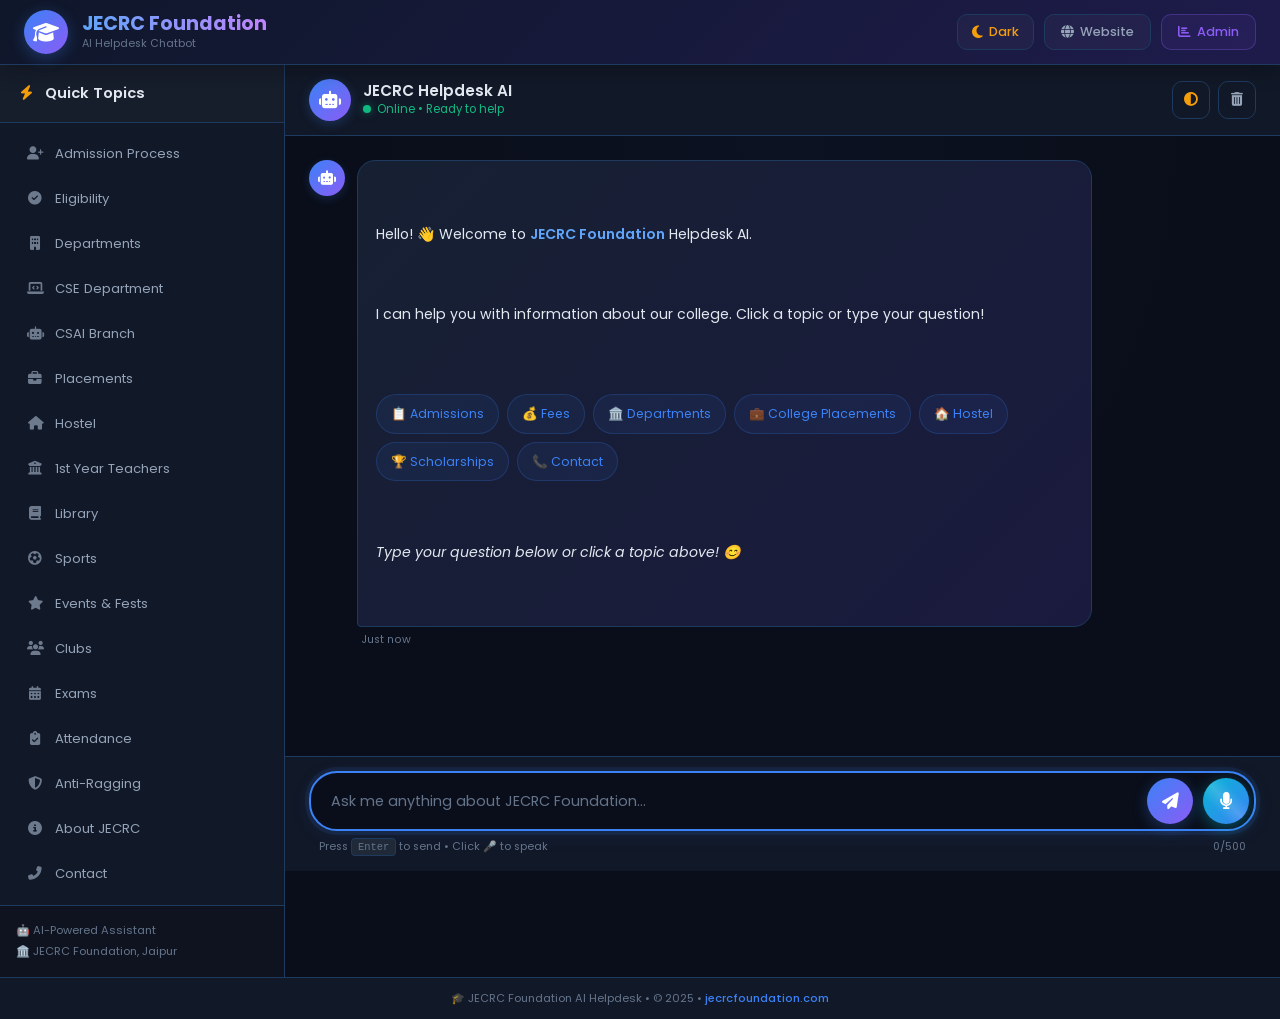
<file: templates/index.html>
<!DOCTYPE html>
<html lang="en">
<head>
    <meta charset="UTF-8">
    <meta name="viewport" content="width=device-width, initial-scale=1.0">
    <meta name="theme-color" content="#0a0e1a">
    <meta name="apple-mobile-web-app-capable" content="yes">
    <meta name="description" content="JECRC Foundation AI Helpdesk - Ask about admissions, fees, placements, hostel and more!">
    <title>JECRC Foundation - AI Helpdesk Chatbot</title>
    <link href="https://fonts.googleapis.com/css2?family=Poppins:wght@300;400;500;600;700&display=swap" rel="stylesheet">
    <link rel="stylesheet" href="https://cdnjs.cloudflare.com/ajax/libs/font-awesome/6.5.1/css/all.min.css">

    <style>
        /* ══════════════════════════════════════
           COMPLETE CSS - JECRC AI CHATBOT
           🔧 UPDATED: Mic Button + Visible Scrollbar + Light/Dark Theme
           ══════════════════════════════════════ */
        /* ══════ CSS VARIABLES ══════ */
        :root {
            --bg-primary: #0a0e1a;
            --bg-secondary: #111827;
            --bg-tertiary: #1f2937;
            --bg-card: #162032;
            --text-primary: #e2e8f0;
            --text-secondary: #94a3b8;
            --text-muted: #64748b;
            --accent-blue: #3b82f6;
            --accent-purple: #8b5cf6;
            --accent-green: #10b981;
            --accent-red: #ef4444;
            --accent-yellow: #f59e0b;
            --accent-cyan: #06b6d4;
            --border-color: #1e3a5f;
            --gradient-primary: linear-gradient(135deg, #3b82f6, #8b5cf6);
            --gradient-header: linear-gradient(135deg, #0f172a 0%, #1e1b4b 100%);
            --gradient-bot: linear-gradient(135deg, #162032, #1a1a3e);
            --shadow-lg: 0 10px 40px rgba(0, 0, 0, 0.4);
            --scrollbar-width: 10px;
            --scrollbar-track: #1a2236;
            --scrollbar-thumb: linear-gradient(180deg, #3b82f6, #8b5cf6);
            --scrollbar-thumb-hover: linear-gradient(180deg, #60a5fa, #a78bfa);
            --scrollbar-thumb-active: linear-gradient(180deg, #2563eb, #7c3aed);
        }

        /* ══════ LIGHT THEME ══════ */
        [data-theme="light"] {
            --bg-primary: #f0f4f8;
            --bg-secondary: #ffffff;
            --bg-tertiary: #e2e8f0;
            --bg-card: #ffffff;
            --text-primary: #1e293b;
            --text-secondary: #475569;
            --text-muted: #94a3b8;
            --accent-blue: #2563eb;
            --accent-purple: #7c3aed;
            --accent-green: #059669;
            --accent-red: #dc2626;
            --accent-yellow: #d97706;
            --accent-cyan: #0891b2;
            --border-color: #cbd5e1;
            --gradient-primary: linear-gradient(135deg, #2563eb, #7c3aed);
            --gradient-header: linear-gradient(135deg, #1e293b 0%, #312e81 100%);
            --gradient-bot: linear-gradient(135deg, #f1f5f9, #eef2ff);
            --shadow-lg: 0 10px 40px rgba(0, 0, 0, 0.08);
            --scrollbar-track: #e2e8f0;
            --scrollbar-thumb: linear-gradient(180deg, #2563eb, #7c3aed);
            --scrollbar-thumb-hover: linear-gradient(180deg, #3b82f6, #8b5cf6);
        }

        [data-theme="light"] .header {
            background: linear-gradient(135deg, #1e293b 0%, #312e81 100%) !important;
        }

        [data-theme="light"] .bot-message .msg-bubble {
            background: linear-gradient(135deg, #f1f5f9, #eef2ff) !important;
            border-color: #cbd5e1 !important;
            color: #1e293b !important;
        }

        [data-theme="light"] .bot-message .msg-bubble strong {
            color: #2563eb !important;
        }

        [data-theme="light"] .user-message .msg-bubble {
            background: var(--gradient-primary) !important;
            color: white !important;
        }

        [data-theme="light"] .user-message .msg-bubble strong {
            color: #dbeafe !important;
        }

        [data-theme="light"] .chat-messages {
            background: radial-gradient(ellipse at top, rgba(37, 99, 235, 0.03) 0%, transparent 60%) !important;
        }

        [data-theme="light"] .input-wrapper {
            background: #ffffff !important;
            border-color: #cbd5e1 !important;
        }

        [data-theme="light"] .input-wrapper:focus-within {
            border-color: #2563eb !important;
            box-shadow: 0 0 0 4px rgba(37, 99, 235, 0.1) !important;
        }

        [data-theme="light"] .input-wrapper input {
            color: #1e293b !important;
        }

        [data-theme="light"] .input-wrapper input::placeholder {
            color: #94a3b8 !important;
        }

        [data-theme="light"] .topic-btn {
            color: #475569 !important;
        }

        [data-theme="light"] .topic-btn:hover {
            background: rgba(37, 99, 235, 0.08) !important;
            color: #2563eb !important;
        }

        [data-theme="light"] .typing-content {
            background: linear-gradient(135deg, #f1f5f9, #eef2ff) !important;
            border-color: #cbd5e1 !important;
        }

        [data-theme="light"] .welcome-chip {
            background: rgba(37, 99, 235, 0.08) !important;
            border-color: rgba(37, 99, 235, 0.2) !important;
            color: #2563eb !important;
        }

        [data-theme="light"] .welcome-chip:hover {
            background: rgba(37, 99, 235, 0.15) !important;
        }

        [data-theme="light"] .footer {
            background: #ffffff !important;
            border-color: #cbd5e1 !important;
        }

        [data-theme="light"] .footer p {
            color: #64748b !important;
        }

        [data-theme="light"] .sidebar-footer {
            background: rgba(0,0,0,0.03) !important;
        }

        [data-theme="light"] .fb-btn {
            border-color: #cbd5e1 !important;
            color: #94a3b8 !important;
        }

        [data-theme="light"] .fb-btn:hover {
            border-color: #2563eb !important;
            color: #2563eb !important;
        }

        [data-theme="light"] .msg-debug {
            color: #94a3b8 !important;
        }

        [data-theme="light"] .header-action-btn {
            border-color: #cbd5e1 !important;
            color: #475569 !important;
        }

        [data-theme="light"] .format-choice-btns .format-btn {
            box-shadow: 0 4px 15px rgba(0, 0, 0, 0.1) !important;
        }

        /* Smooth transition for theme change */
        body, .header, .sidebar, .chat-area, .chat-header, .chat-messages,
        .chat-input-area, .footer, .msg-bubble, .input-wrapper,
        .topic-btn, .stat-card, .welcome-chip, .typing-content {
            transition: background-color 0.3s ease, color 0.3s ease,
                        border-color 0.3s ease, box-shadow 0.3s ease;
        }

        /* Theme toggle button */
        .theme-btn {
            display: flex;
            align-items: center;
            gap: 6px;
            padding: 8px 14px;
            border-radius: 10px;
            font-size: 0.8rem;
            font-weight: 500;
            cursor: pointer;
            border: 1px solid var(--border-color);
            background: rgba(255, 255, 255, 0.03);
            color: var(--accent-yellow);
            transition: all 0.3s ease;
            font-family: 'Poppins', sans-serif;
        }

        .theme-btn:hover {
            border-color: var(--accent-yellow);
            background: rgba(245, 158, 11, 0.08);
            transform: translateY(-1px);
        }

        .theme-btn .theme-icon {
            font-size: 0.9rem;
            transition: transform 0.5s ease;
        }

        .theme-btn:hover .theme-icon {
            transform: rotate(30deg);
        }

        /* ══════ RESET ══════ */
        * {
            margin: 0;
            padding: 0;
            box-sizing: border-box;
        }

        html { scroll-behavior: smooth; }

        body {
            font-family: 'Poppins', -apple-system, BlinkMacSystemFont, sans-serif;
            background: var(--bg-primary);
            color: var(--text-primary);
            min-height: 100vh;
            display: flex;
            flex-direction: column;
            overflow: hidden;
        }

        a { text-decoration: none; color: var(--accent-blue); }
        ul, ol { padding-left: 20px; }

        /* ══════ SCROLLBAR - GLOBAL ══════ */
        ::-webkit-scrollbar {
            width: 6px;
            height: 6px;
        }

        ::-webkit-scrollbar-track {
            background: var(--bg-primary);
        }

        ::-webkit-scrollbar-thumb {
            background: var(--bg-tertiary);
            border-radius: 10px;
        }

        ::-webkit-scrollbar-thumb:hover {
            background: var(--text-muted);
        }

        /* ══════ SCROLLBAR - CHAT MESSAGES ══════ */
        .chat-messages::-webkit-scrollbar {
            width: var(--scrollbar-width);
            display: block !important;
        }

        .chat-messages::-webkit-scrollbar-track {
            background: var(--scrollbar-track);
            border-radius: 10px;
            border: 1px solid var(--border-color);
            margin: 4px 0;
        }

        .chat-messages::-webkit-scrollbar-thumb {
            background: var(--scrollbar-thumb);
            border-radius: 10px;
            border: 2px solid var(--scrollbar-track);
            min-height: 50px;
        }

        .chat-messages::-webkit-scrollbar-thumb:hover {
            background: var(--scrollbar-thumb-hover);
            cursor: pointer;
        }

        .chat-messages::-webkit-scrollbar-thumb:active {
            background: var(--scrollbar-thumb-active);
        }

        .chat-messages::-webkit-scrollbar-corner {
            background: var(--scrollbar-track);
        }

        /* ══════ SCROLLBAR - SIDEBAR ══════ */
        .quick-topics::-webkit-scrollbar {
            width: 6px;
            display: block !important;
        }

        .quick-topics::-webkit-scrollbar-track {
            background: transparent;
        }

        .quick-topics::-webkit-scrollbar-thumb {
            background: rgba(59, 130, 246, 0.3);
            border-radius: 10px;
        }

        .quick-topics::-webkit-scrollbar-thumb:hover {
            background: rgba(59, 130, 246, 0.5);
        }

        /* ══════ HEADER ══════ */
        .header {
            background: var(--gradient-header);
            border-bottom: 1px solid var(--border-color);
            padding: 0 24px;
            height: 65px;
            display: flex;
            align-items: center;
            z-index: 100;
            flex-shrink: 0;
            box-shadow: 0 4px 20px rgba(0, 0, 0, 0.3);
        }

        .header-content {
            width: 100%;
            display: flex;
            justify-content: space-between;
            align-items: center;
        }

        .logo-section {
            display: flex;
            align-items: center;
            gap: 14px;
        }

        .logo-icon {
            width: 44px;
            height: 44px;
            background: var(--gradient-primary);
            border-radius: 50%;
            display: flex;
            align-items: center;
            justify-content: center;
            font-size: 1.3rem;
            color: white;
            box-shadow: 0 4px 15px rgba(59, 130, 246, 0.3);
        }

        .logo-text h1 {
            font-size: 1.2rem;
            font-weight: 700;
            color: white;
            line-height: 1.2;
            background: linear-gradient(90deg, #60a5fa, #c084fc);
            -webkit-background-clip: text;
            -webkit-text-fill-color: transparent;
            background-clip: text;
        }

        .logo-text p {
            font-size: 0.68rem;
            color: var(--text-muted);
            font-weight: 400;
        }

        .header-actions {
            display: flex;
            gap: 10px;
        }

        .btn-header {
            display: flex;
            align-items: center;
            gap: 6px;
            padding: 8px 16px;
            border-radius: 10px;
            font-size: 0.8rem;
            font-weight: 500;
            color: var(--text-secondary);
            border: 1px solid var(--border-color);
            transition: all 0.3s ease;
            background: rgba(255, 255, 255, 0.03);
        }

        .btn-header:hover {
            color: var(--accent-blue);
            border-color: var(--accent-blue);
            background: rgba(59, 130, 246, 0.08);
            transform: translateY(-1px);
        }

        .btn-admin {
            background: rgba(139, 92, 246, 0.08);
            border-color: rgba(139, 92, 246, 0.3);
            color: var(--accent-purple);
        }

        /* ══════ MAIN CONTAINER ══════ */
        .main-container {
            flex: 1;
            display: flex;
            overflow: hidden;
            height: calc(100vh - 65px - 42px);
        }

        /* ══════ SIDEBAR ══════ */
        .sidebar {
            width: 285px;
            background: var(--bg-secondary);
            border-right: 1px solid var(--border-color);
            display: flex;
            flex-direction: column;
            flex-shrink: 0;
            overflow: hidden;
        }

        .sidebar-header {
            padding: 18px 20px;
            display: flex;
            justify-content: space-between;
            align-items: center;
            border-bottom: 1px solid var(--border-color);
            flex-shrink: 0;
            background: rgba(255, 255, 255, 0.02);
        }

        .sidebar-header h3 {
            font-size: 0.92rem;
            font-weight: 600;
            color: var(--text-primary);
        }

        .sidebar-header h3 i {
            color: var(--accent-yellow);
            margin-right: 8px;
        }

        #sidebarClose {
            display: none;
            background: none;
            border: none;
            color: var(--text-secondary);
            font-size: 1.2rem;
            cursor: pointer;
            padding: 4px;
        }

        .quick-topics {
            flex: 1;
            overflow-y: auto;
            padding: 10px;
            display: flex;
            flex-direction: column;
            gap: 3px;
            scrollbar-width: thin;
            scrollbar-color: rgba(59, 130, 246, 0.3) transparent;
        }

        .topic-btn {
            width: 100%;
            text-align: left;
            padding: 10px 14px;
            background: transparent;
            border: 1px solid transparent;
            border-radius: 10px;
            color: var(--text-secondary);
            font-family: 'Poppins', sans-serif;
            font-size: 0.82rem;
            cursor: pointer;
            transition: all 0.25s ease;
            display: flex;
            align-items: center;
            gap: 10px;
        }

        .topic-btn:hover {
            background: rgba(59, 130, 246, 0.08);
            color: var(--accent-blue);
            border-color: rgba(59, 130, 246, 0.15);
            transform: translateX(4px);
        }

        .topic-btn i {
            width: 20px;
            text-align: center;
            font-size: 0.85rem;
            opacity: 0.7;
        }

        .topic-btn:hover i { opacity: 1; }

        .highlight-btn {
            background: rgba(59, 130, 246, 0.08);
            border-color: rgba(59, 130, 246, 0.2) !important;
            color: var(--accent-blue);
            font-weight: 500;
            margin-top: 8px;
        }

        .sidebar-footer {
            padding: 14px 16px;
            border-top: 1px solid var(--border-color);
            flex-shrink: 0;
            background: rgba(0, 0, 0, 0.2);
        }

        .sidebar-info p {
            font-size: 0.7rem;
            color: var(--text-muted);
            line-height: 1.9;
        }

        .sidebar-overlay {
            display: none;
            position: fixed;
            inset: 0;
            background: rgba(0, 0, 0, 0.6);
            z-index: 199;
            backdrop-filter: blur(2px);
        }

        /* ══════ CHAT AREA ══════ */
        .chat-area {
            flex: 1;
            display: flex;
            flex-direction: column;
            overflow: hidden;
            min-width: 0;
            background: var(--bg-primary);
        }

        .chat-header {
            padding: 14px 24px;
            background: var(--bg-secondary);
            border-bottom: 1px solid var(--border-color);
            display: flex;
            justify-content: space-between;
            align-items: center;
            flex-shrink: 0;
        }

        .chat-header-left {
            display: flex;
            align-items: center;
            gap: 14px;
        }

        .menu-btn {
            display: none;
            background: none;
            border: 1px solid var(--border-color);
            color: var(--text-secondary);
            font-size: 1.1rem;
            cursor: pointer;
            padding: 8px 10px;
            border-radius: 8px;
            transition: all 0.3s;
        }

        .menu-btn:hover {
            background: rgba(59, 130, 246, 0.1);
            color: var(--accent-blue);
            border-color: var(--accent-blue);
        }

        .bot-info {
            display: flex;
            align-items: center;
            gap: 12px;
        }

        .bot-avatar-small {
            width: 42px;
            height: 42px;
            background: var(--gradient-primary);
            border-radius: 50%;
            display: flex;
            align-items: center;
            justify-content: center;
            color: white;
            font-size: 1.1rem;
            box-shadow: 0 3px 12px rgba(59, 130, 246, 0.25);
        }

        .bot-details h3 {
            font-size: 0.95rem;
            font-weight: 600;
            line-height: 1.2;
        }

        .status-online {
            font-size: 0.72rem;
            color: var(--accent-green);
            display: flex;
            align-items: center;
            gap: 6px;
        }

        .status-dot {
            width: 8px;
            height: 8px;
            background: var(--accent-green);
            border-radius: 50%;
            display: inline-block;
            animation: pulse 2s infinite;
            box-shadow: 0 0 8px rgba(16, 185, 129, 0.5);
        }

        @keyframes pulse {
            0%, 100% { opacity: 1; transform: scale(1); }
            50% { opacity: 0.5; transform: scale(0.8); }
        }

        .header-action-btn {
            background: none;
            border: 1px solid var(--border-color);
            color: var(--text-secondary);
            width: 38px;
            height: 38px;
            border-radius: 10px;
            cursor: pointer;
            font-size: 0.85rem;
            transition: all 0.3s;
            display: flex;
            align-items: center;
            justify-content: center;
        }

        .header-action-btn:hover {
            color: var(--accent-red);
            border-color: var(--accent-red);
            background: rgba(239, 68, 68, 0.08);
        }

        /* ══════ CHAT MESSAGES ══════ */
        .chat-messages {
            flex: 1;
            overflow-y: scroll !important;
            padding: 24px;
            padding-right: 16px;
            display: flex;
            flex-direction: column;
            gap: 18px;
            background: radial-gradient(ellipse at top, rgba(59, 130, 246, 0.03) 0%, transparent 60%);
            scroll-behavior: smooth;
            -webkit-overflow-scrolling: touch;
            overscroll-behavior: contain;
            scrollbar-width: auto;
            scrollbar-color: #3b82f6 #1a2236;
        }

        /* ══════ MESSAGES ══════ */
        .message {
            display: flex;
            gap: 12px;
            max-width: 82%;
            animation: fadeInUp 0.35s ease-out;
        }

        @keyframes fadeInUp {
            from { opacity: 0; transform: translateY(12px); }
            to { opacity: 1; transform: translateY(0); }
        }

        .bot-message { align-self: flex-start; }
        .user-message { align-self: flex-end; flex-direction: row-reverse; }

        .msg-avatar {
            width: 36px;
            height: 36px;
            border-radius: 50%;
            display: flex;
            align-items: center;
            justify-content: center;
            flex-shrink: 0;
            font-size: 0.9rem;
        }

        .bot-message .msg-avatar {
            background: var(--gradient-primary);
            color: white;
            box-shadow: 0 3px 10px rgba(59, 130, 246, 0.2);
        }

        .user-message .msg-avatar {
            background: var(--bg-tertiary);
            color: var(--accent-cyan);
            border: 1px solid var(--border-color);
        }

        .msg-content {
            display: flex;
            flex-direction: column;
            gap: 5px;
            min-width: 0;
        }

        .msg-bubble {
            padding: 14px 18px;
            border-radius: 18px;
            font-size: 0.88rem;
            line-height: 1.7;
            word-wrap: break-word;
            overflow-wrap: break-word;
            white-space: pre-wrap;
        }

        .bot-message .msg-bubble {
            background: var(--gradient-bot);
            border: 1px solid var(--border-color);
            border-bottom-left-radius: 4px;
            color: var(--text-primary);
        }

        .user-message .msg-bubble {
            background: var(--gradient-primary);
            border-bottom-right-radius: 4px;
            color: white;
            box-shadow: 0 4px 15px rgba(59, 130, 246, 0.2);
        }

        .msg-bubble p { margin-bottom: 8px; }
        .msg-bubble p:last-child { margin-bottom: 0; }
        .msg-bubble strong { color: #60a5fa; font-weight: 600; }
        .user-message .msg-bubble strong { color: #dbeafe; }
        .msg-bubble ul, .msg-bubble ol { margin: 6px 0; padding-left: 18px; }
        .msg-bubble li { margin-bottom: 4px; }

        .msg-time {
            font-size: 0.67rem;
            color: var(--text-muted);
            padding: 0 4px;
        }

        .user-message .msg-time { text-align: right; }

        .msg-meta {
            display: flex;
            align-items: center;
            gap: 10px;
            flex-wrap: wrap;
        }

        .msg-debug {
            font-size: 0.63rem;
            color: #475569;
            margin-top: 2px;
            padding: 0 4px;
        }

        /* ══════ WELCOME CHIPS ══════ */
        .welcome-grid {
            display: flex;
            flex-wrap: wrap;
            gap: 8px;
            margin: 12px 0;
        }

        .welcome-chip {
            display: inline-flex;
            align-items: center;
            padding: 8px 14px;
            background: rgba(59, 130, 246, 0.08);
            border: 1px solid rgba(59, 130, 246, 0.2);
            border-radius: 24px;
            font-size: 0.78rem;
            color: var(--accent-blue);
            cursor: pointer;
            transition: all 0.25s ease;
            font-family: 'Poppins', sans-serif;
        }

        .welcome-chip:hover {
            background: rgba(59, 130, 246, 0.18);
            border-color: var(--accent-blue);
            transform: translateY(-2px);
            box-shadow: 0 4px 12px rgba(59, 130, 246, 0.15);
        }

        /* ══════ FEEDBACK BUTTONS ══════ */
        .feedback-btns {
            display: flex;
            gap: 6px;
        }

        .fb-btn {
            padding: 3px 12px;
            background: transparent;
            border: 1px solid var(--border-color);
            border-radius: 20px;
            color: var(--text-muted);
            font-size: 0.7rem;
            cursor: pointer;
            transition: all 0.25s ease;
            font-family: 'Poppins', sans-serif;
        }

        .fb-btn:hover {
            border-color: var(--accent-blue);
            color: var(--accent-blue);
            background: rgba(59, 130, 246, 0.08);
        }

        .fb-btn.active {
            background: var(--accent-blue);
            color: white;
            border-color: var(--accent-blue);
        }

        /* ══════ TYPING INDICATOR ══════ */
        .typing-indicator {
            display: none;
            align-items: center;
            gap: 12px;
            padding: 0 24px 12px;
        }

        .typing-indicator.show { display: flex; }

        .typing-content {
            display: flex;
            align-items: center;
            gap: 10px;
            background: var(--gradient-bot);
            border: 1px solid var(--border-color);
            padding: 12px 18px;
            border-radius: 18px;
            border-bottom-left-radius: 4px;
        }

        .typing-dots {
            display: flex;
            gap: 5px;
        }

        .typing-dots span {
            width: 8px;
            height: 8px;
            background: var(--accent-blue);
            border-radius: 50%;
            animation: typingBounce 1.4s infinite ease-in-out;
        }

        .typing-dots span:nth-child(1) { animation-delay: 0s; }
        .typing-dots span:nth-child(2) { animation-delay: 0.2s; }
        .typing-dots span:nth-child(3) { animation-delay: 0.4s; }

        @keyframes typingBounce {
            0%, 80%, 100% { transform: scale(0.5); opacity: 0.3; }
            40% { transform: scale(1.1); opacity: 1; }
        }

        .typing-text {
            font-size: 0.75rem;
            color: var(--text-muted);
            font-style: italic;
        }

        /* ══════ CHAT INPUT ══════ */
        .chat-input-area {
            padding: 14px 24px 16px;
            background: var(--bg-secondary);
            border-top: 1px solid var(--border-color);
            flex-shrink: 0;
        }

        .input-wrapper {
            display: flex;
            align-items: center;
            gap: 10px;
            background: var(--bg-primary);
            border: 2px solid var(--border-color);
            border-radius: 28px;
            padding: 5px 5px 5px 20px;
            transition: all 0.3s ease;
        }

        .input-wrapper:focus-within {
            border-color: var(--accent-blue);
            box-shadow: 0 0 0 4px rgba(59, 130, 246, 0.1), 0 4px 20px rgba(59, 130, 246, 0.1);
        }

        .input-wrapper input {
            flex: 1;
            border: none;
            background: transparent;
            color: var(--text-primary);
            font-family: 'Poppins', sans-serif;
            font-size: 0.9rem;
            outline: none;
            padding: 12px 0;
        }

        .input-wrapper input::placeholder {
            color: var(--text-muted);
        }

        .send-btn {
            width: 46px;
            height: 46px;
            background: var(--gradient-primary);
            border: none;
            border-radius: 50%;
            color: white;
            font-size: 1.05rem;
            cursor: pointer;
            display: flex;
            align-items: center;
            justify-content: center;
            transition: all 0.3s ease;
            flex-shrink: 0;
            box-shadow: 0 4px 15px rgba(59, 130, 246, 0.3);
        }

        .send-btn:hover {
            transform: scale(1.08);
            box-shadow: 0 6px 25px rgba(59, 130, 246, 0.45);
        }

        .send-btn:active { transform: scale(0.95); }

        .send-btn:disabled {
            opacity: 0.5;
            cursor: not-allowed;
            transform: none;
        }

        /* ══════════════════════════════════════
           🎤 MIC BUTTON - SEXY ANIMATED UI
           ══════════════════════════════════════ */
        .mic-btn {
            width: 46px;
            height: 46px;
            border-radius: 50%;
            border: none;
            background: linear-gradient(135deg, #06b6d4, #3b82f6);
            color: white;
            font-size: 1.1rem;
            cursor: pointer;
            display: flex;
            align-items: center;
            justify-content: center;
            transition: all 0.3s ease;
            flex-shrink: 0;
            box-shadow: 0 4px 15px rgba(6, 182, 212, 0.4);
            position: relative;
            overflow: hidden;
        }

        /* ✨ Shine sweep effect */
        .mic-btn::before {
            content: '';
            position: absolute;
            top: -50%;
            left: -50%;
            width: 200%;
            height: 200%;
            background: linear-gradient(
                45deg,
                transparent 40%,
                rgba(255, 255, 255, 0.15) 50%,
                transparent 60%
            );
            animation: micShine 3s infinite;
        }

        @keyframes micShine {
            0% { transform: translateX(-100%) rotate(45deg); }
            100% { transform: translateX(100%) rotate(45deg); }
        }

        /* Hover effect */
        .mic-btn:hover {
            transform: scale(1.12);
            box-shadow: 0 6px 30px rgba(6, 182, 212, 0.6);
        }

        /* Click effect */
        .mic-btn:active {
            transform: scale(0.92);
        }

        /* 🔴 Recording state */
        .mic-btn.recording {
            background: linear-gradient(135deg, #ef4444, #dc2626);
            animation: pulseMic 1.2s infinite;
            box-shadow: 0 4px 20px rgba(239, 68, 68, 0.5);
        }

        .mic-btn.recording::before {
            display: none;
        }

        .mic-btn.recording i {
            animation: micBounce 0.6s infinite alternate;
        }

        @keyframes pulseMic {
            0% {
                box-shadow: 0 0 0 0 rgba(239, 68, 68, 0.7);
            }
            70% {
                box-shadow: 0 0 0 18px rgba(239, 68, 68, 0);
            }
            100% {
                box-shadow: 0 0 0 0 rgba(239, 68, 68, 0);
            }
        }

        @keyframes micBounce {
            0% { transform: scale(1); }
            100% { transform: scale(1.2); }
        }

        /* 🎤 Mic ring animation (outer glow ring) */
        .mic-btn::after {
            content: '';
            position: absolute;
            width: 100%;
            height: 100%;
            border-radius: 50%;
            border: 2px solid rgba(6, 182, 212, 0.3);
            animation: micRing 2s infinite;
            pointer-events: none;
        }

        .mic-btn.recording::after {
            border-color: rgba(239, 68, 68, 0.4);
        }

        @keyframes micRing {
            0% {
                transform: scale(1);
                opacity: 1;
            }
            100% {
                transform: scale(1.6);
                opacity: 0;
            }
        }

        /* 🎤 Mic tooltip */
        .mic-btn[title]:hover::after {
            animation: none;
        }

        .input-footer {
            display: flex;
            justify-content: space-between;
            align-items: center;
            margin-top: 8px;
            padding: 0 10px;
        }

        .input-footer span {
            font-size: 0.68rem;
            color: var(--text-muted);
        }

        .input-footer kbd {
            background: var(--bg-tertiary);
            padding: 2px 6px;
            border-radius: 4px;
            font-size: 0.65rem;
            border: 1px solid var(--border-color);
        }

        /* ══════ FOOTER ══════ */
        .footer {
            padding: 10px 24px;
            background: var(--bg-secondary);
            border-top: 1px solid var(--border-color);
            text-align: center;
            flex-shrink: 0;
            height: 42px;
            display: flex;
            align-items: center;
            justify-content: center;
        }

        .footer p {
            font-size: 0.7rem;
            color: var(--text-muted);
        }

        .footer a { color: var(--accent-blue); font-weight: 500; }
        .footer a:hover { text-decoration: underline; }

        /* ══════ SHAKE ANIMATION ══════ */
        @keyframes shake {
            0%, 100% { transform: translateX(0); }
            20% { transform: translateX(-8px); }
            40% { transform: translateX(8px); }
            60% { transform: translateX(-5px); }
            80% { transform: translateX(5px); }
        }

        /* ══════════════════════════════════════
           📱 RESPONSIVE - TABLET (768px)
           ══════════════════════════════════════ */
        @media (max-width: 768px) {
            .sidebar {
                position: fixed;
                left: -300px;
                top: 65px;
                bottom: 42px;
                width: 280px;
                z-index: 200;
                transition: left 0.3s ease;
                box-shadow: 5px 0 30px rgba(0, 0, 0, 0.5);
            }
            .sidebar.open { left: 0; }
            .sidebar-overlay.show { display: block; }
            #sidebarClose { display: block; }
            .menu-btn { display: flex; }
            .btn-text { display: none; }

            .header { padding: 0 16px; height: 60px; }
            .main-container { height: calc(100vh - 60px - 42px); }
            .logo-text h1 { font-size: 1rem; }
            .logo-text p { font-size: 0.6rem; }

            .chat-messages {
                padding: 16px;
                padding-right: 10px;
                gap: 14px;
            }

            .chat-messages::-webkit-scrollbar {
                width: 8px;
            }

            .chat-messages::-webkit-scrollbar-thumb {
                border: 1px solid var(--scrollbar-track);
            }

            .message { max-width: 92%; }
            .chat-input-area { padding: 10px 16px 14px; }
            .welcome-chip { font-size: 0.72rem; padding: 6px 11px; }

            .input-wrapper input {
                font-size: 16px !important;
            }

            /* 🎤 Mic button responsive */
            .mic-btn {
                width: 42px;
                height: 42px;
                font-size: 1rem;
            }

            .send-btn {
                width: 42px;
                height: 42px;
            }
        }

        /* ══════════════════════════════════════
           📱 RESPONSIVE - MOBILE SMALL (480px)
           ══════════════════════════════════════ */
        @media (max-width: 480px) {
            .logo-icon { width: 36px; height: 36px; font-size: 1rem; }
            .logo-text h1 { font-size: 0.9rem; }
            .msg-bubble { font-size: 0.83rem; padding: 11px 14px; }
            .bot-avatar-small { width: 36px; height: 36px; }
            .input-wrapper input { font-size: 16px !important; }

            .chat-messages::-webkit-scrollbar {
                width: 7px;
            }

            .chat-messages {
                padding: 12px;
                padding-right: 8px;
                gap: 12px;
            }

            .message { max-width: 95%; }
            .welcome-chip { font-size: 0.68rem; padding: 5px 10px; }
            .chat-header { padding: 10px 16px; }

            .msg-avatar {
                width: 30px;
                height: 30px;
                font-size: 0.75rem;
            }

            /* 🎤 Mic smaller on mobile */
            .mic-btn {
                width: 40px;
                height: 40px;
                font-size: 0.95rem;
            }

            .send-btn {
                width: 40px;
                height: 40px;
                font-size: 0.95rem;
            }

            .input-wrapper {
                gap: 6px;
                padding: 4px 4px 4px 14px;
            }
        }

        /* ══════════════════════════════════════
           📱 RESPONSIVE - VERY SMALL (360px)
           ══════════════════════════════════════ */
        @media (max-width: 360px) {
            .chat-messages::-webkit-scrollbar {
                width: 6px;
            }

            .logo-section { gap: 8px; }
            .logo-icon { width: 32px; height: 32px; font-size: 0.9rem; }
            .logo-text h1 { font-size: 0.82rem; }
            .msg-bubble { font-size: 0.8rem; padding: 10px 12px; }
            .welcome-grid { gap: 5px; }
            .welcome-chip { font-size: 0.65rem; padding: 4px 8px; }

            .mic-btn {
                width: 36px;
                height: 36px;
                font-size: 0.85rem;
            }

            .send-btn {
                width: 36px;
                height: 36px;
                font-size: 0.85rem;
            }

            .input-wrapper {
                gap: 4px;
                padding: 3px 3px 3px 12px;
            }
        }
    </style>
</head>
<body>

<!-- ══════ HEADER ══════ -->
<header class="header">
    <div class="header-content">
        <div class="logo-section">
            <div class="logo-icon">
                <i class="fas fa-graduation-cap"></i>
            </div>
            <div class="logo-text">
                <h1>JECRC Foundation</h1>
                <p>AI Helpdesk Chatbot</p>
            </div>
        </div>
        <div class="header-actions">
            <!-- 🎨 Theme Toggle -->
            <button class="theme-btn" id="themeToggleBtn" onclick="toggleTheme()" title="Toggle Dark/Light Mode">
                <i class="fas fa-moon theme-icon" id="themeIcon"></i>
                <span class="btn-text" id="themeLabel">Dark</span>
            </button>

            <a href="https://jecrcfoundation.com" target="_blank" class="btn-header" title="College Website">
                <i class="fas fa-globe"></i> <span class="btn-text">Website</span>
            </a>
            <a href="/admin" class="btn-header btn-admin" title="Admin Dashboard">
                <i class="fas fa-chart-bar"></i> <span class="btn-text">Admin</span>
            </a>
        </div>
    </div>
</header>
<!-- ══════ MAIN CONTAINER ══════ -->
<main class="main-container">

    <!-- Sidebar -->
    <aside class="sidebar" id="sidebar">
        <div class="sidebar-header">
            <h3><i class="fas fa-bolt"></i> Quick Topics</h3>
            <button id="sidebarClose" onclick="toggleSidebar()">
                <i class="fas fa-times"></i>
            </button>
        </div>
        <div class="quick-topics">
            <button class="topic-btn" onclick="sendQuick('Admission Process?')"><i class="fas fa-user-plus"></i> Admission Process</button>
            <button class="topic-btn" onclick="sendQuick('What are the eligibility criteria?')"><i class="fas fa-check-circle"></i> Eligibility</button>

            <button class="topic-btn" onclick="sendQuick('Tell me about departments and courses')"><i class="fas fa-building"></i> Departments</button>
            <button class="topic-btn" onclick="sendQuick('Tell me about CSE department')"><i class="fas fa-laptop-code"></i> CSE Department</button>
            <button class="topic-btn" onclick="sendQuick('Tell me about CSAI branch')"><i class="fas fa-robot"></i> CSAI Branch</button>
            <button class="topic-btn" onclick="sendQuick('College Placements')"><i class="fas fa-briefcase"></i> Placements</button>
            <button class="topic-btn" onclick="sendQuick('Hostel facilities')"><i class="fas fa-home"></i> Hostel</button>
            <button class="topic-btn" onclick="sendQuick('Tell me about 1st Year Teachers')"><i class="fas fa-university"></i> 1st Year Teachers</button>
            <button class="topic-btn" onclick="sendQuick('Library information')"><i class="fas fa-book"></i> Library</button>
            <button class="topic-btn" onclick="sendQuick('Sports facilities')"><i class="fas fa-futbol"></i> Sports</button>
            <button class="topic-btn" onclick="sendQuick('College events and fests')"><i class="fas fa-star"></i> Events & Fests</button>
            <button class="topic-btn" onclick="sendQuick('Student clubs')"><i class="fas fa-users"></i> Clubs</button>
            <button class="topic-btn" onclick="sendQuick('Exam schedule')"><i class="fas fa-calendar-alt"></i> Exams</button>
            <button class="topic-btn" onclick="sendQuick('Attendance policy')"><i class="fas fa-clipboard-check"></i> Attendance</button>
            <button class="topic-btn" onclick="sendQuick('Anti ragging policy')"><i class="fas fa-shield-alt"></i> Anti-Ragging</button>
            <button class="topic-btn" onclick="sendQuick('About JECRC Foundation')"><i class="fas fa-info-circle"></i> About JECRC</button>
            <button class="topic-btn" onclick="sendQuick('Contact information')"><i class="fas fa-phone-alt"></i> Contact</button>

        </div>
        <div class="sidebar-footer">
            <div class="sidebar-info">
                <p>🤖 AI-Powered Assistant</p>
                <p>🏛️ JECRC Foundation, Jaipur</p>
            </div>
        </div>
    </aside>

    <!-- Sidebar Overlay -->
    <div class="sidebar-overlay" id="sidebarOverlay" onclick="toggleSidebar()"></div>

    <!-- Chat Area -->
    <section class="chat-area">

        <!-- Chat Header -->
        <div class="chat-header">
            <div class="chat-header-left">
                <button class="menu-btn" onclick="toggleSidebar()" title="Menu">
                    <i class="fas fa-bars"></i>
                </button>
                <div class="bot-info">
                    <div class="bot-avatar-small">
                        <i class="fas fa-robot"></i>
                    </div>
                    <div class="bot-details">
                        <h3>JECRC Helpdesk AI</h3>
                        <span class="status-online">
                            <span class="status-dot"></span> Online &bull; Ready to help
                        </span>
                    </div>
                </div>
            </div>
            <div class="chat-header-right" style="display:flex;gap:8px;align-items:center;">
                <!-- 🎨 Theme quick toggle -->
                <button onclick="toggleTheme()" style="background:none;border:1px solid var(--border-color);color:var(--accent-yellow);width:38px;height:38px;border-radius:10px;cursor:pointer;font-size:0.85rem;display:flex;align-items:center;justify-content:center;transition:all 0.3s;" title="Toggle Theme">
                    <i class="fas fa-adjust"></i>
                </button>

                <button onclick="clearChat()" class="header-action-btn" title="Clear Chat">
                    <i class="fas fa-trash-alt"></i>
                </button>
            </div>
        </div>

        <!-- Messages -->
        <div class="chat-messages" id="chatMessages">
            <div class="message bot-message">
                <div class="msg-avatar"><i class="fas fa-robot"></i></div>
                <div class="msg-content">
                    <div class="msg-bubble">
                        <p>Hello! 👋 Welcome to <strong>JECRC Foundation</strong> Helpdesk AI.</p>
                        <p>I can help you with information about our college. Click a topic or type your question!</p>
                        <div class="welcome-grid">
                            <span class="welcome-chip" onclick="sendQuick('admission process')">📋 Admissions</span>
                            <span class="welcome-chip" onclick="sendQuick('fee structure')">💰 Fees</span>
                            <span class="welcome-chip" onclick="sendQuick('departments')">🏛️ Departments</span>
                            <span class="welcome-chip" onclick="sendQuick('college placements')">💼 College Placements</span>
                            <span class="welcome-chip" onclick="sendQuick('hostel facilities')">🏠 Hostel</span>
                            <span class="welcome-chip" onclick="sendQuick('scholarships')">🏆 Scholarships</span>
                            <span class="welcome-chip" onclick="sendQuick('contact information')">📞 Contact</span>
                        </div>
                        <p><em>Type your question below or click a topic above! 😊</em></p>
                    </div>
                    <span class="msg-time">Just now</span>
                </div>
            </div>
        </div>

        <!-- Typing Indicator -->
        <div class="typing-indicator" id="typingIndicator">
            <div class="msg-avatar"><i class="fas fa-robot"></i></div>
            <div class="typing-content">
                <div class="typing-dots"><span></span><span></span><span></span></div>
                <span class="typing-text">Thinking...</span>
            </div>
        </div>

        <!-- 🔥 INPUT WITH MIC BUTTON -->
        <div class="chat-input-area">
            <div class="input-wrapper">
                <input type="text" id="userInput"
                       placeholder="Ask me anything about JECRC Foundation..."
                       autocomplete="off" maxlength="500"
                       onkeypress="handleKeyPress(event)">

                <button onclick="sendMessage()" id="sendBtn" class="send-btn" title="Send">
                    <i class="fas fa-paper-plane"></i>
                </button>

                <!-- 🎤 SEXY MIC BUTTON -->
                <button id="micBtn" class="mic-btn" title="Hold to Speak">
                    <i class="fas fa-microphone"></i>
                </button>
            </div>
            <div class="input-footer">
                <span>Press <kbd>Enter</kbd> to send &bull; Click 🎤 to speak</span>
                <span class="char-count" id="charCount">0/500</span>
            </div>
        </div>

    </section>
</main>
<!-- Footer -->
<footer class="footer">
    <p>
        🎓 JECRC Foundation AI Helpdesk &bull;
        © 2025 &bull;
        <a href="https://jecrcfoundation.com" target="_blank">jecrcfoundation.com</a>
    </p>
</footer>

<!-- 🔧 SCROLL FIX -->
<style>
    .chat-area {
        min-height: 0 !important;
        overflow: hidden !important;
    }

    .main-container {
        min-height: 0 !important;
    }

    #chatMessages {
        min-height: 0 !important;
        flex: 1 1 0px !important;
        overflow-y: scroll !important;
        overflow-x: hidden !important;
        max-height: calc(100vh - 280px) !important;
    }

    #chatMessages::-webkit-scrollbar {
        width: 10px !important;
        display: block !important;
    }

    #chatMessages::-webkit-scrollbar-track {
        background: #1e293b !important;
        border-radius: 8px !important;
    }

    #chatMessages::-webkit-scrollbar-thumb {
        background: linear-gradient(180deg, #3b82f6, #8b5cf6) !important;
        border-radius: 8px !important;
        border: 2px solid #1e293b !important;
        min-height: 40px !important;
    }

    #chatMessages::-webkit-scrollbar-thumb:hover {
        background: linear-gradient(180deg, #60a5fa, #a78bfa) !important;
    }

    @media (max-width: 768px) {
        #chatMessages {
            max-height: calc(100vh - 240px) !important;
        }
        #chatMessages::-webkit-scrollbar {
            width: 8px !important;
        }
    }

    @media (max-width: 480px) {
        #chatMessages {
            max-height: calc(100vh - 220px) !important;
        }
        #chatMessages::-webkit-scrollbar {
            width: 7px !important;
        }
    }

    /* ══════════════════════════════════════
       🔥 FORMAT CHOICE BUTTONS
       ══════════════════════════════════════ */
    .format-choice-btns {
        display: flex;
        gap: 10px;
        margin-top: 12px;
        flex-wrap: wrap;
    }

    .format-btn {
        display: flex;
        align-items: center;
        gap: 8px;
        padding: 10px 20px;
        border: 2px solid transparent;
        border-radius: 25px;
        font-family: 'Poppins', sans-serif;
        font-size: 0.82rem;
        font-weight: 500;
        cursor: pointer;
        transition: all 0.3s ease;
        color: white;
        position: relative;
        overflow: hidden;
    }

    .format-btn:hover {
        transform: translateY(-2px);
        box-shadow: 0 6px 20px rgba(0, 0, 0, 0.3);
    }

    .format-btn:active {
        transform: scale(0.95);
    }

    /* ✨ Shine effect on buttons */
    .format-btn::before {
        content: '';
        position: absolute;
        top: -50%;
        left: -50%;
        width: 200%;
        height: 200%;
        background: linear-gradient(
            45deg,
            transparent 40%,
            rgba(255, 255, 255, 0.12) 50%,
            transparent 60%
        );
        animation: btnShine 3s infinite;
    }

    @keyframes btnShine {
        0% { transform: translateX(-100%) rotate(45deg); }
        100% { transform: translateX(100%) rotate(45deg); }
    }

    /* 📝 Text Only Button */
    .format-text {
        background: linear-gradient(135deg, #3b82f6, #2563eb);
        border-color: rgba(59, 130, 246, 0.3);
    }

    .format-text:hover {
        box-shadow: 0 6px 25px rgba(59, 130, 246, 0.4);
        border-color: rgba(59, 130, 246, 0.6);
    }

    /* 🔊 Speech Only Button */
    .format-speech {
        background: linear-gradient(135deg, #10b981, #059669);
        border-color: rgba(16, 185, 129, 0.3);
    }

    .format-speech:hover {
        box-shadow: 0 6px 25px rgba(16, 185, 129, 0.4);
        border-color: rgba(16, 185, 129, 0.6);
    }

    /* ✨ Both Button */
    .format-both {
        background: linear-gradient(135deg, #8b5cf6, #7c3aed);
        border-color: rgba(139, 92, 246, 0.3);
    }

    .format-both:hover {
        box-shadow: 0 6px 25px rgba(139, 92, 246, 0.4);
        border-color: rgba(139, 92, 246, 0.6);
    }

    /* 🔥 Button icon animation on hover */
    .format-btn i {
        transition: transform 0.3s ease;
    }

    .format-btn:hover i {
        transform: scale(1.2);
    }

    /* 📱 Mobile responsive */
    @media (max-width: 480px) {
        .format-choice-btns {
            flex-direction: column;
            gap: 8px;
        }

        .format-btn {
            justify-content: center;
            padding: 10px 16px;
            font-size: 0.78rem;
        }
    }

    @media (max-width: 360px) {
        .format-btn {
            padding: 8px 12px;
            font-size: 0.72rem;
            gap: 6px;
        }
    }
</style>

<!-- JavaScript -->
<script src="/static/js/chatbot.js"></script>

</body>
</html>
</file>
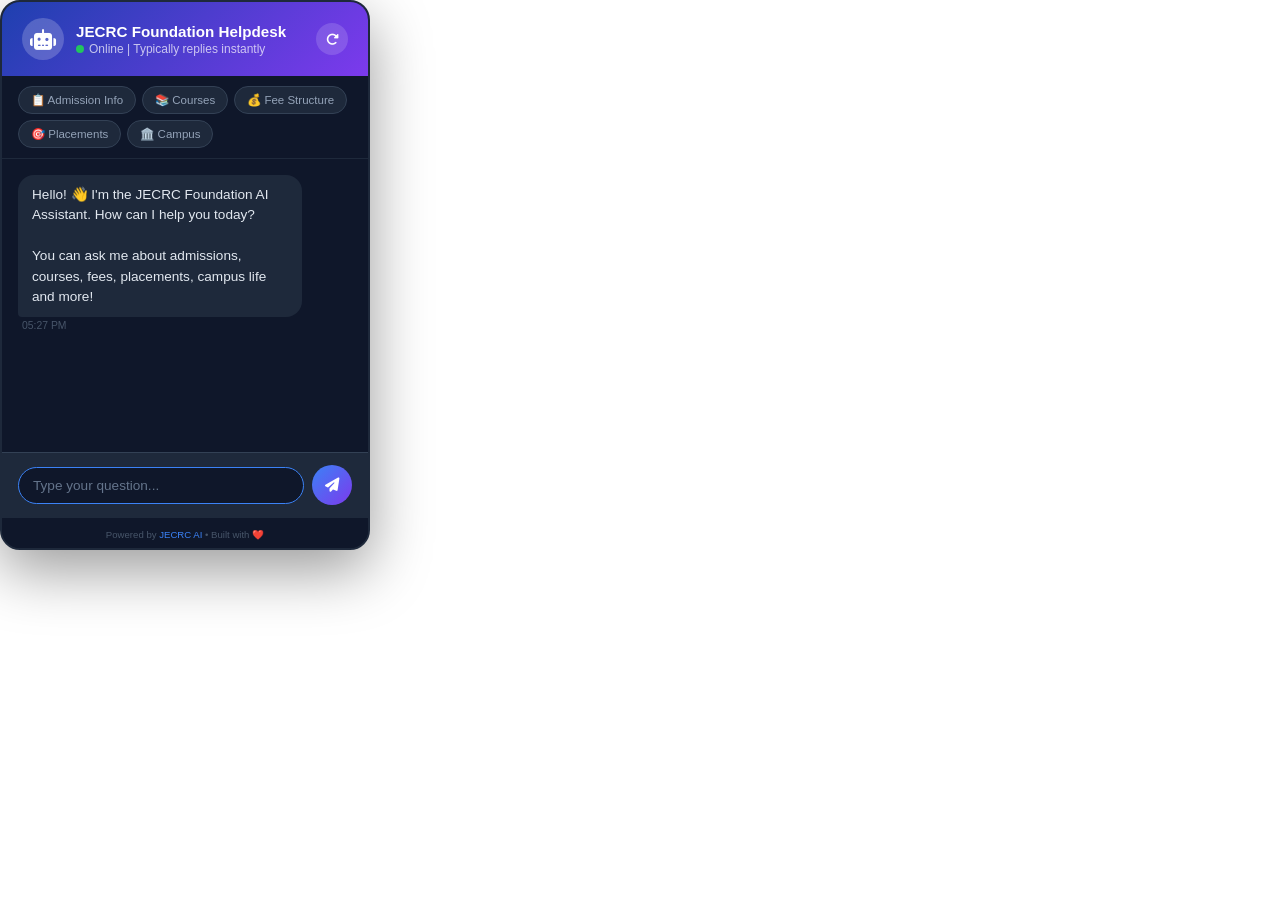
<file: templates/chatbot_widget.html>
<!DOCTYPE html>
<html lang="en">
<head>
    <meta charset="UTF-8">
    <meta name="viewport" content="width=device-width, initial-scale=1.0">
    <title>JECRC Chatbot Widget</title>
    <link rel="stylesheet" href="https://cdnjs.cloudflare.com/ajax/libs/font-awesome/6.5.1/css/all.min.css">
    <style>
        * { margin: 0; padding: 0; box-sizing: border-box; }
        body { 
            font-family: 'Segoe UI', Tahoma, sans-serif; 
            background: transparent; 
        }

        /* ========== WIDGET CONTAINER ========== */
        .widget-container {
            width: 370px;
            height: 550px;
            border-radius: 20px;
            overflow: hidden;
            display: flex;
            flex-direction: column;
            background: #0f172a;
            border: 2px solid #1e293b;
            box-shadow: 0 20px 60px rgba(0,0,0,0.4);
        }

        /* ========== HEADER ========== */
        .widget-header {
            background: linear-gradient(135deg, #1e40af, #7c3aed);
            padding: 16px 20px;
            display: flex;
            align-items: center;
            gap: 12px;
            position: relative;
        }
        .widget-header .avatar {
            width: 42px; height: 42px;
            background: rgba(255,255,255,0.2);
            border-radius: 50%;
            display: flex; align-items: center; justify-content: center;
            font-size: 1.3rem; color: white;
            flex-shrink: 0;
        }
        .widget-header .info { flex: 1; }
        .widget-header .info h4 { color: white; font-size: 0.95rem; }
        .widget-header .info .status {
            display: flex;
            align-items: center;
            gap: 5px;
            margin-top: 2px;
        }
        .widget-header .info .status-dot {
            width: 8px; height: 8px;
            background: #22c55e;
            border-radius: 50%;
            display: inline-block;
            animation: pulse 2s infinite;
        }
        .widget-header .info .status span {
            color: rgba(255,255,255,0.7);
            font-size: 0.75rem;
        }
        .widget-header .header-actions button {
            background: rgba(255,255,255,0.15);
            border: none;
            color: white;
            width: 32px; height: 32px;
            border-radius: 50%;
            cursor: pointer;
            font-size: 0.8rem;
            transition: background 0.2s;
        }
        .widget-header .header-actions button:hover {
            background: rgba(255,255,255,0.3);
        }

        @keyframes pulse {
            0%, 100% { opacity: 1; }
            50% { opacity: 0.4; }
        }

        /* ========== QUICK ACTIONS / SUGGESTIONS ========== */
        .quick-actions {
            display: flex;
            flex-wrap: wrap;
            gap: 6px;
            padding: 10px 16px;
            background: #0f172a;
            border-bottom: 1px solid #1e293b;
        }
        .quick-actions button {
            background: #1e293b;
            border: 1px solid #334155;
            color: #94a3b8;
            padding: 6px 12px;
            border-radius: 20px;
            font-size: 0.72rem;
            cursor: pointer;
            transition: all 0.2s;
            white-space: nowrap;
        }
        .quick-actions button:hover {
            background: #334155;
            color: #e2e8f0;
            border-color: #3b82f6;
        }

        /* ========== MESSAGES AREA ========== */
        .widget-messages {
            flex: 1;
            overflow-y: auto;
            padding: 16px;
            background: #0f172a;
            scroll-behavior: smooth;
        }
        .widget-messages::-webkit-scrollbar { width: 4px; }
        .widget-messages::-webkit-scrollbar-track { background: transparent; }
        .widget-messages::-webkit-scrollbar-thumb { background: #334155; border-radius: 4px; }

        /* ========== MESSAGE BUBBLES ========== */
        .w-msg {
            margin-bottom: 14px;
            display: flex;
            flex-direction: column;
            gap: 3px;
            animation: fadeInMsg 0.3s ease-out;
        }
        .w-msg.bot { align-items: flex-start; }
        .w-msg.user { align-items: flex-end; }

        @keyframes fadeInMsg {
            from { opacity: 0; transform: translateY(10px); }
            to { opacity: 1; transform: translateY(0); }
        }

        .w-msg .bubble {
            max-width: 85%;
            padding: 10px 14px;
            border-radius: 16px;
            font-size: 0.85rem;
            line-height: 1.5;
            white-space: pre-wrap;
            word-break: break-word;
        }
        .w-msg.bot .bubble {
            background: #1e293b;
            color: #e2e8f0;
            border-bottom-left-radius: 4px;
        }
        .w-msg.user .bubble {
            background: linear-gradient(135deg, #3b82f6, #7c3aed);
            color: white;
            border-bottom-right-radius: 4px;
        }

        .w-msg .msg-time {
            font-size: 0.65rem;
            color: #475569;
            padding: 0 4px;
        }

        /* ========== TYPING INDICATOR ========== */
        .typing-dots {
            display: flex;
            gap: 5px;
            padding: 4px 0;
            align-items: center;
        }
        .typing-dots .dot {
            width: 8px; height: 8px;
            background: #64748b;
            border-radius: 50%;
            display: inline-block;
            animation: dotPulse 1.4s infinite ease-in-out;
        }
        .typing-dots .dot:nth-child(2) { animation-delay: 0.2s; }
        .typing-dots .dot:nth-child(3) { animation-delay: 0.4s; }

        @keyframes dotPulse {
            0%, 80%, 100% { transform: scale(0.6); opacity: 0.4; }
            40% { transform: scale(1); opacity: 1; }
        }

        /* ========== ERROR MESSAGE ========== */
        .w-msg.bot .bubble.error-bubble {
            background: #2d1b1b;
            border: 1px solid #7f1d1d;
            color: #fca5a5;
        }

        /* ========== INPUT AREA ========== */
        .widget-input {
            display: flex;
            padding: 12px 16px;
            background: #1e293b;
            border-top: 1px solid #334155;
            gap: 8px;
            align-items: center;
        }
        .widget-input input {
            flex: 1;
            border: 1px solid #334155;
            background: #0f172a;
            color: #e2e8f0;
            padding: 10px 14px;
            border-radius: 24px;
            font-size: 0.85rem;
            outline: none;
            transition: border-color 0.2s;
        }
        .widget-input input:focus { border-color: #3b82f6; }
        .widget-input input::placeholder { color: #64748b; }
        .widget-input input:disabled {
            opacity: 0.5;
            cursor: not-allowed;
        }
        .widget-input button {
            width: 40px; height: 40px;
            background: linear-gradient(135deg, #3b82f6, #7c3aed);
            border: none;
            border-radius: 50%;
            color: white;
            cursor: pointer;
            font-size: 0.9rem;
            transition: all 0.2s;
            display: flex;
            align-items: center;
            justify-content: center;
            flex-shrink: 0;
        }
        .widget-input button:hover { transform: scale(1.1); }
        .widget-input button:disabled {
            opacity: 0.5;
            cursor: not-allowed;
            transform: none;
        }

        /* ========== POWERED BY FOOTER ========== */
        .widget-footer {
            text-align: center;
            padding: 6px;
            background: #0f172a;
            border-top: 1px solid #1e293b;
        }
        .widget-footer span {
            font-size: 0.6rem;
            color: #475569;
        }
        .widget-footer a {
            color: #3b82f6;
            text-decoration: none;
        }

        /* ========== RESPONSIVE ========== */
        @media (max-width: 400px) {
            .widget-container {
                width: 100%;
                height: 100vh;
                border-radius: 0;
                border: none;
            }
        }
    </style>
</head>
<body>

<div class="widget-container">
    <!-- ===== HEADER ===== -->
    <div class="widget-header">
        <div class="avatar"><i class="fas fa-robot"></i></div>
        <div class="info">
            <h4>JECRC Foundation Helpdesk</h4>
            <div class="status">
                <div class="status-dot"></div>
                <span>Online | Typically replies instantly</span>
            </div>
        </div>
        <div class="header-actions">
            <button onclick="clearChat()" title="Clear Chat">
                <i class="fas fa-rotate-right"></i>
            </button>
        </div>
    </div>

    <!-- ===== QUICK ACTIONS ===== -->
    <div class="quick-actions" id="quickActions">
        <button onclick="quickSend('Admission process kya hai?')">📋 Admission Info</button>
        <button onclick="quickSend('Courses available?')">📚 Courses</button>
        <button onclick="quickSend('Fee structure batao')">💰 Fee Structure</button>
        <button onclick="quickSend('Placement details')">🎯 Placements</button>
        <button onclick="quickSend('Campus facilities?')">🏛️ Campus</button>
    </div>

    <!-- ===== MESSAGES ===== -->
    <div class="widget-messages" id="widgetMessages">
        <div class="w-msg bot">
            <div class="bubble">Hello! 👋 I'm the JECRC Foundation AI Assistant. How can I help you today?

You can ask me about admissions, courses, fees, placements, campus life and more!</div>
            <span class="msg-time" id="welcomeTime"></span>
        </div>
    </div>

    <!-- ===== INPUT ===== -->
    <div class="widget-input">
        <input type="text" id="widgetInput" placeholder="Type your question..."
               onkeypress="if(event.key==='Enter')widgetSend()" autocomplete="off">
        <button id="sendBtn" onclick="widgetSend()"><i class="fas fa-paper-plane"></i></button>
    </div>

    <!-- ===== FOOTER ===== -->
    <div class="widget-footer">
        <span>Powered by <a href="#">JECRC AI</a> • Built with ❤️</span>
    </div>
</div>

<script>
    // ========== CONFIGURATION ==========
    const API_BASE = window.CHATBOT_API || '';  // Change if hosted elsewhere
    const SESSION_ID = 'widget-' + Date.now() + '-' + Math.random().toString(36).substr(2, 9);

    // ========== DOM ELEMENTS ==========
    const widgetMessages = document.getElementById('widgetMessages');
    const widgetInput = document.getElementById('widgetInput');
    const sendBtn = document.getElementById('sendBtn');
    const quickActions = document.getElementById('quickActions');

    // ========== STATE ==========
    let isSending = false;
    let messageCount = 0;

    // ========== SET WELCOME TIME ==========
    document.getElementById('welcomeTime').textContent = getTimeString();

    // ========== UTILITY FUNCTIONS ==========
    function getTimeString() {
        return new Date().toLocaleTimeString([], { hour: '2-digit', minute: '2-digit' });
    }

    function escapeHtml(text) {
        const div = document.createElement('div');
        div.textContent = text;
        return div.innerHTML;
    }

    function setInputState(disabled) {
        widgetInput.disabled = disabled;
        sendBtn.disabled = disabled;
    }

    // ========== ADD MESSAGE ==========
    function addWidgetMsg(text, sender, isError = false) {
        const wrapper = document.createElement('div');
        wrapper.className = `w-msg ${sender}`;

        const bubble = document.createElement('div');
        bubble.className = 'bubble';
        if (isError) bubble.classList.add('error-bubble');
        bubble.textContent = text;

        const time = document.createElement('span');
        time.className = 'msg-time';
        time.textContent = getTimeString();

        wrapper.appendChild(bubble);
        wrapper.appendChild(time);
        widgetMessages.appendChild(wrapper);
        widgetMessages.scrollTop = widgetMessages.scrollHeight;

        messageCount++;

        // Hide quick actions after first user message
        if (sender === 'user' && messageCount <= 2) {
            quickActions.style.display = 'none';
        }
    }

    // ========== TYPING INDICATOR ==========
    function showTyping() {
        const div = document.createElement('div');
        div.className = 'w-msg bot';
        div.id = 'typing-indicator';
        div.innerHTML = `
            <div class="bubble">
                <div class="typing-dots">
                    <span class="dot"></span>
                    <span class="dot"></span>
                    <span class="dot"></span>
                </div>
            </div>
        `;
        widgetMessages.appendChild(div);
        widgetMessages.scrollTop = widgetMessages.scrollHeight;
    }

    function removeTyping() {
        const el = document.getElementById('typing-indicator');
        if (el) el.remove();
    }

    // ========== SEND MESSAGE ==========
    async function widgetSend() {
        const msg = widgetInput.value.trim();
        if (!msg || isSending) return;

        isSending = true;
        setInputState(true);

        addWidgetMsg(msg, 'user');
        widgetInput.value = '';
        showTyping();

        try {
            const res = await fetch(`${API_BASE}/api/chat`, {
                method: 'POST',
                headers: { 'Content-Type': 'application/json' },
                body: JSON.stringify({ 
                    message: msg, 
                    session_id: SESSION_ID 
                })
            });

            if (!res.ok) {
                throw new Error(`Server responded with status ${res.status}`);
            }

            const data = await res.json();
            removeTyping();

            if (data.reply) {
                addWidgetMsg(data.reply, 'bot');
            } else {
                throw new Error('Empty response from server');
            }

        } catch (err) {
            console.error('Chat error:', err);
            removeTyping();
            addWidgetMsg('⚠️ Sorry, I\'m unable to connect right now. Please try again in a moment.', 'bot', true);
        } finally {
            isSending = false;
            setInputState(false);
            widgetInput.focus();
        }
    }

    // ========== QUICK SEND (Suggestion Buttons) ==========
    function quickSend(msg) {
        widgetInput.value = msg;
        widgetSend();
    }

    // ========== CLEAR CHAT ==========
    function clearChat() {
        widgetMessages.innerHTML = '';
        messageCount = 0;
        quickActions.style.display = 'flex';

        // Re-add welcome message
        const wrapper = document.createElement('div');
        wrapper.className = 'w-msg bot';
        wrapper.innerHTML = `
            <div class="bubble">Hello! 👋 Chat cleared! How can I help you today?</div>
            <span class="msg-time">${getTimeString()}</span>
        `;
        widgetMessages.appendChild(wrapper);
        widgetInput.focus();
    }

    // ========== AUTO FOCUS ==========
    window.addEventListener('load', () => {
        widgetInput.focus();
    });
</script>

</body>
</html>
</file>
